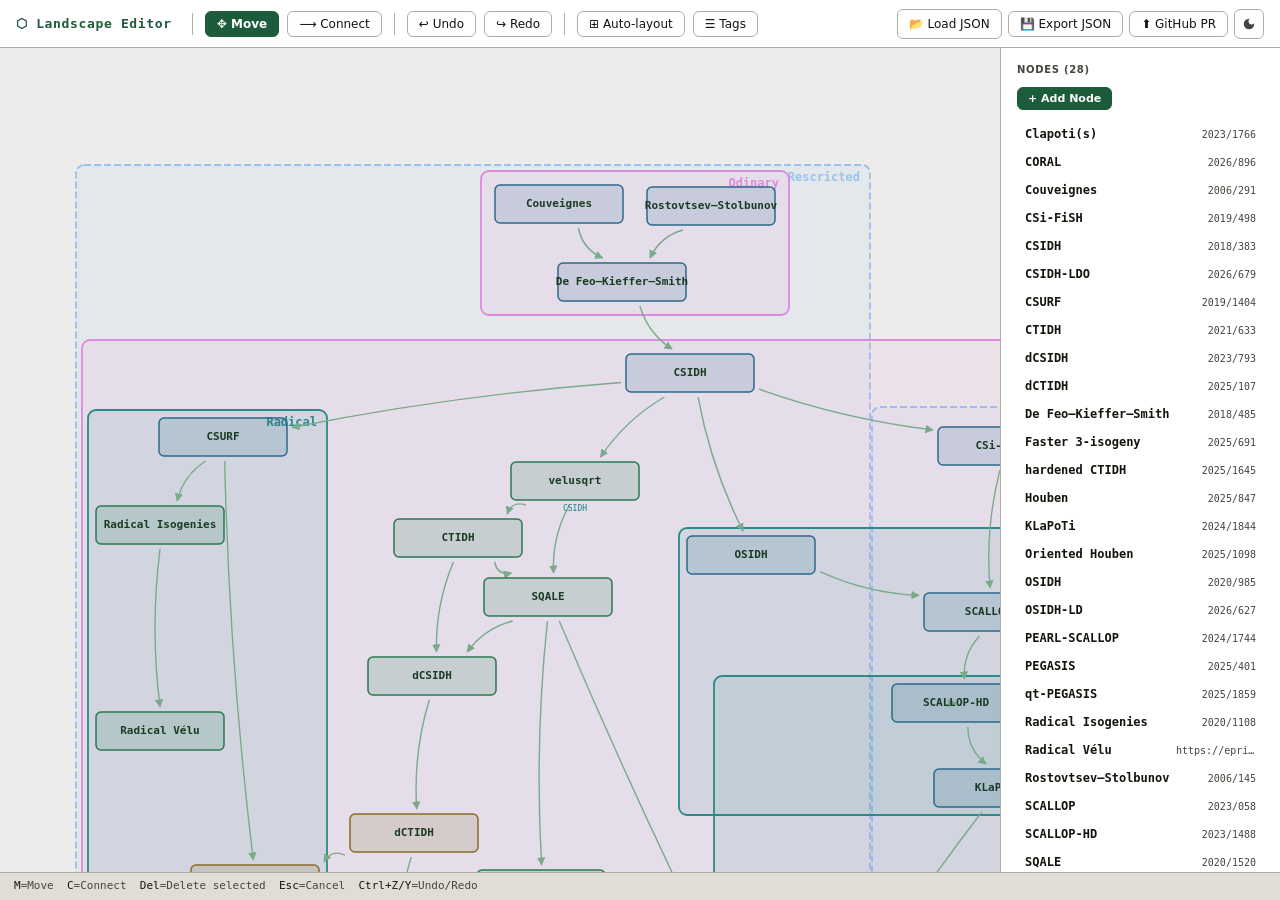
<file: editor.html>
<!DOCTYPE html>
<html lang="en">
<head>
<meta charset="UTF-8">
<meta name="viewport" content="width=device-width, initial-scale=1.0">
<title>Isogeny Hub — Landscape Editor</title>
<link rel="stylesheet" href="style.css">
<style>
/* ── Override body for editor layout ── */
html, body { height: 100%; overflow: hidden; }

/* ── App shell ── */
#app {
    display: flex;
    flex-direction: column;
    height: 100vh;
}

/* ── Topbar ── */
.topbar {
    display: flex;
    align-items: center;
    gap: 8px;
    padding: 6px 16px;
    background: var(--surface);
    border-bottom: 1px solid var(--border);
    flex-shrink: 0;
    flex-wrap: wrap;
    min-height: 48px;
}
.topbar-logo { font-family: var(--mono); font-size: 13px; font-weight: 600; color: var(--accent); letter-spacing:.05em; white-space:nowrap; margin-right: 8px; }
.topbar-sep  { width: 1px; height: 22px; background: var(--border); margin: 0 4px; flex-shrink: 0; }
.topbar-right { margin-left: auto; display: flex; gap: 6px; align-items: center; }

/* ── Mode buttons ── */
.mode-btn {
    padding: 5px 11px;
    border: 1px solid var(--border);
    border-radius: var(--r);
    background: var(--surface);
    color: var(--text);
    font-size: 12px;
    font-family: var(--sans);
    cursor: pointer;
    transition: all .15s;
    white-space: nowrap;
    display: flex; align-items: center; gap: 5px;
}
.mode-btn:hover { background: var(--surface2); }
.mode-btn.active { background: var(--accent); border-color: var(--accent); color: #fff; font-weight: 600; }
.mode-btn.danger:hover { background: var(--red, #c0392b); border-color: var(--red,#c0392b); color: #fff; }

/* ── Editor body ── */
.editor-body {
    display: flex;
    flex: 1;
    overflow: hidden;
}

/* ── Canvas ── */
.canvas-wrap {
    flex: 1;
    position: relative;
    overflow: hidden;
    background: var(--bg);
}
#graph-svg {
    display: block;
    width: 100%;
    height: 100%;
    touch-action: none;
}
#graph-svg.mode-move    { cursor: default; }
#graph-svg.mode-connect { cursor: crosshair; }
#graph-svg.mode-pan     { cursor: grab; }
#graph-svg.dragging-canvas { cursor: grabbing !important; }
#graph-svg.dragging-node   { cursor: grabbing !important; }

/* Connect line preview */
#connect-preview { pointer-events: none; }

/* ── Status bar ── */
.statusbar {
    height: 28px;
    background: var(--surface2);
    border-top: 1px solid var(--border);
    padding: 0 14px;
    display: flex;
    align-items: center;
    gap: 16px;
    font-size: 11px;
    color: var(--muted);
    flex-shrink: 0;
    font-family: var(--mono);
}
.statusbar-key { color: var(--text); }

/* ── Side panel ── */
.side-panel {
    width: 280px;
    min-width: 240px;
    background: var(--surface);
    border-left: 1px solid var(--border);
    display: flex;
    flex-direction: column;
    overflow: hidden;
    flex-shrink: 0;
}
.panel-section {
    padding: 14px 16px;
    border-bottom: 1px solid var(--border);
}
.panel-section-title {
    font-size: 10px;
    font-weight: 700;
    text-transform: uppercase;
    letter-spacing: .07em;
    color: var(--muted);
    margin-bottom: 10px;
}
.panel-scroll { overflow-y: auto; flex: 1; }

/* Form elements */
.field { margin-bottom: 10px; }
.field label { display: block; font-size: 11px; font-weight: 600; color: var(--muted); margin-bottom: 3px; text-transform: uppercase; letter-spacing:.04em; }
.field input, .field textarea, .field select {
    width: 100%;
    padding: 5px 8px;
    background: var(--bg);
    border: 1px solid var(--border);
    border-radius: var(--r);
    color: var(--text);
    font-size: 12px;
    font-family: var(--mono);
    transition: border-color .15s;
}
.field input:focus, .field textarea:focus {
    outline: none;
    border-color: var(--accent);
}
.field textarea { resize: vertical; min-height: 48px; }
.field .hint { font-size: 10px; color: var(--muted); margin-top: 2px; }
.checkbox-row { display: flex; align-items: center; gap: 7px; font-size: 12px; cursor: pointer; margin-bottom: 6px; }
.checkbox-row input[type=checkbox] { accent-color: var(--accent); width: 14px; height: 14px; cursor: pointer; }

/* Tag checkboxes */
.tag-checks { display: flex; flex-wrap: wrap; gap: 5px; margin-top: 4px; }
.tag-check {
    display: flex; align-items: center; gap: 4px;
    padding: 3px 8px;
    border: 1px solid var(--border);
    border-radius: 20px;
    font-size: 11px;
    cursor: pointer;
    transition: all .15s;
    background: var(--surface);
    color: var(--muted);
    font-family: var(--mono);
}
.tag-check.checked { background: var(--accent); border-color: var(--accent); color: #fff; }
.tag-check input { display: none; }

/* Node list */
.node-list { list-style: none; padding: 0; margin: 0; }
.node-list li {
    display: flex; align-items: center; gap: 6px;
    padding: 5px 8px;
    border-radius: var(--r);
    font-size: 12px;
    cursor: pointer;
    transition: background .1s;
}
.node-list li:hover { background: var(--surface2); }
.node-list li.selected { background: var(--accent-light); }
.node-list-name { font-family: var(--mono); font-weight: 600; flex: 1; color: var(--text); white-space: nowrap; overflow: hidden; text-overflow: ellipsis; }
.node-list-id   { font-size: 10px; color: var(--muted); font-family: var(--mono); white-space: nowrap; overflow: hidden; text-overflow: ellipsis; max-width: 80px; }

/* Tags manager */
.tag-row {
    display: flex; align-items: center; gap: 6px;
    padding: 5px 0;
    border-bottom: 1px solid var(--border);
}
.tag-row:last-child { border-bottom: none; }
.tag-label-text { font-family: var(--mono); font-size: 12px; flex: 1; color: var(--text); }
.tag-order-text { font-size: 11px; color: var(--muted); }

/* ── Modal ── */
.modal-overlay {
    position: fixed; inset: 0;
    background: rgba(0,0,0,.55);
    backdrop-filter: blur(2px);
    z-index: 200;
    display: flex; align-items: center; justify-content: center;
    padding: 20px;
}
.modal-box {
    background: var(--surface);
    border: 1px solid var(--border);
    border-radius: 10px;
    box-shadow: 0 12px 44px rgba(0,0,0,.22);
    max-width: 500px; width: 100%;
    max-height: 85vh; overflow-y: auto;
    position: relative;
}
.modal-header {
    padding: 18px 20px 14px;
    border-bottom: 1px solid var(--border);
    display: flex; align-items: center; justify-content: space-between;
}
.modal-title { font-family: var(--mono); font-size: 15px; font-weight: 600; }
.modal-close { background: none; border: none; cursor: pointer; color: var(--muted); font-size: 20px; padding: 2px 6px; border-radius: 4px; }
.modal-close:hover { background: var(--surface2); }
.modal-body { padding: 18px 20px; }
.modal-footer { padding: 12px 20px; border-top: 1px solid var(--border); display: flex; justify-content: flex-end; gap: 8px; }

/* ── Buttons ── */
.btn { padding: 6px 14px; border-radius: var(--r); font-size: 13px; font-family: var(--sans); cursor: pointer; transition: all .15s; border: 1px solid var(--border); background: var(--surface); color: var(--text); }
.btn:hover { background: var(--surface2); }
.btn-primary { background: var(--accent); border-color: var(--accent); color: #fff; font-weight: 600; }
.btn-primary:hover { background: var(--accent-h); }
.btn-danger  { background: #c0392b; border-color: #c0392b; color: #fff; font-weight: 600; }
.btn-danger:hover  { background: #a93226; }
.btn-sm { padding: 4px 10px; font-size: 11px; }
.btn-icon { padding: 4px 7px; font-size: 14px; line-height: 1; min-width: 26px; text-align: center; }

/* ── Uncertain badge in list ── */
.badge-uncertain { font-size: 9px; color: #c44d8a; font-weight: 700; }

/* ── Edge info panel ── */
.edge-info {
    padding: 12px 16px;
    font-size: 12px;
}
.edge-arrow { font-family: var(--mono); font-size: 13px; color: var(--accent); margin: 6px 0 12px; }

/* ── Empty state ── */
.empty-state { padding: 24px 16px; font-size: 12px; color: var(--muted); text-align: center; line-height: 1.6; }

/* ── Icon buttons ── */
.icon-btn { background: none; border: 1px solid var(--border); border-radius: var(--r); padding: 5px; cursor: pointer; color: var(--muted); display: flex; align-items: center; width: 30px; height: 30px; justify-content: center; transition: all .15s; }
.icon-btn:hover { background: var(--surface2); color: var(--text); }
.icon-btn svg { width: 14px; height: 14px; fill: currentColor; }

@media (max-width: 640px) {
    .side-panel { display: none; }
}
</style>
</head>
<body>
<div id="app">

<!-- ══ TOP BAR ══ -->
<div class="topbar">
    <span class="topbar-logo">⬡ Landscape Editor</span>
    <div class="topbar-sep"></div>

    <!-- Mode buttons -->
    <button class="mode-btn active" id="btn-move"    title="M">✥ Move</button>
    <button class="mode-btn"        id="btn-connect" title="C">⟶ Connect</button>

    <div class="topbar-sep"></div>

    <button class="mode-btn" id="btn-undo" title="Ctrl+Z">↩ Undo</button>
    <button class="mode-btn" id="btn-redo" title="Ctrl+Y">↪ Redo</button>

    <div class="topbar-sep"></div>

    <button class="mode-btn" id="btn-autolayout">⊞ Auto-layout</button>
    <button class="mode-btn" id="btn-tags">☰ Tags</button>

    <div class="topbar-right">
        <label class="mode-btn" title="Load JSON file" style="cursor:pointer">
            📂 Load JSON <input type="file" id="file-input" accept=".json" style="display:none">
        </label>
        <button class="mode-btn" id="btn-export">💾 Export JSON</button>
        <button class="mode-btn" id="btn-github" title="Propose changes via GitHub PR">⬆ GitHub PR</button>
        <button class="icon-btn" id="btn-theme">
            <svg id="i-sun" viewBox="0 0 24 24" style="display:none"><path d="M12 7a5 5 0 1 0 0 10A5 5 0 0 0 12 7zM2 13h2c.55 0 1-.45 1-1s-.45-1-1-1H2c-.55 0-1 .45-1 1s.45 1 1 1zm18 0h2c.55 0 1-.45 1-1s-.45-1-1-1h-2c-.55 0-1 .45-1 1s.45 1 1 1zM11 2v2c0 .55.45 1 1 1s1-.45 1-1V2c0-.55-.45-1-1-1s-1 .45-1 1zm0 18v2c0 .55.45 1 1 1s1-.45 1-1v-2c0-.55-.45-1-1-1s-1 .45-1 1zM5.99 4.58a1 1 0 0 0-1.41 1.41l1.06 1.06a1 1 0 1 0 1.41-1.41L5.99 4.58zm12.37 12.37a1 1 0 0 0-1.41 1.41l1.06 1.06a1 1 0 1 0 1.41-1.41l-1.06-1.06zm1.06-12.37-1.06 1.06a1 1 0 1 0 1.41 1.41l1.06-1.06a1 1 0 0 0-1.41-1.41zM7.05 18.36l-1.06 1.06a1 1 0 1 0 1.41 1.41l1.06-1.06a1 1 0 0 0-1.41-1.41z"/></svg>
            <svg id="i-moon" viewBox="0 0 24 24"><path d="M12 3a9 9 0 1 0 9 9c0-.46-.04-.92-.1-1.36a5.389 5.389 0 0 1-4.4 2.26 5.403 5.403 0 0 1-3.14-9.8A9.028 9.028 0 0 0 12 3z"/></svg>
        </button>
    </div>
</div>

<!-- ══ EDITOR BODY ══ -->
<div class="editor-body">

    <!-- Canvas -->
    <div class="canvas-wrap" id="canvas-wrap">
        <svg id="graph-svg" class="mode-move" xmlns="http://www.w3.org/2000/svg">
            <defs>
                <marker id="arr" viewBox="0 0 10 10" refX="9" refY="5" markerWidth="6" markerHeight="6" orient="auto-start-reverse">
                    <path id="arr-path" d="M0,0 L10,5 L0,10 z"/>
                </marker>
                <marker id="arr-sel" viewBox="0 0 10 10" refX="9" refY="5" markerWidth="6" markerHeight="6" orient="auto-start-reverse">
                    <path d="M0,0 L10,5 L0,10 z" fill="#f59e0b"/>
                </marker>
                <marker id="arr-prev" viewBox="0 0 10 10" refX="9" refY="5" markerWidth="6" markerHeight="6" orient="auto-start-reverse">
                    <path d="M0,0 L10,5 L0,10 z" fill="#5cc98a" opacity=".6"/>
                </marker>
            </defs>
            <g id="root">
                <g id="layer-regions"></g>
                <g id="layer-edges"></g>
                <g id="layer-nodes"></g>
            </g>
            <!-- connect preview line -->
            <line id="connect-preview" x1="0" y1="0" x2="0" y2="0"
                  stroke="#5cc98a" stroke-width="1.5" stroke-dasharray="6,3"
                  marker-end="url(#arr-prev)" opacity="0" pointer-events="none"/>
        </svg>
    </div>

    <!-- Side panel -->
    <div class="side-panel" id="side-panel">
        <div class="panel-scroll" id="panel-content">
            <!-- filled by JS -->
        </div>
    </div>
</div>

<!-- ══ STATUS BAR ══ -->
<div class="statusbar">
    <span id="status-mode"><span class="statusbar-key">M</span>=Move&nbsp; <span class="statusbar-key">C</span>=Connect&nbsp; <span class="statusbar-key">Del</span>=Delete selected&nbsp; <span class="statusbar-key">Esc</span>=Cancel&nbsp; <span class="statusbar-key">Ctrl+Z/Y</span>=Undo/Redo</span>
    <span id="status-info" style="margin-left:auto"></span>
</div>

<!-- ══ MODALS ══ -->
<!-- Add/Edit Node -->
<div class="modal-overlay" id="modal-node" style="display:none">
    <div class="modal-box">
        <div class="modal-header">
            <span class="modal-title" id="modal-node-title">Add Node</span>
            <button class="modal-close" onclick="closeModal('modal-node')">✕</button>
        </div>
        <div class="modal-body">
            <div class="field">
                <label>ePrint ID <span style="color:var(--muted);font-weight:400">(YYYY/NNNN or noprint/name)</span></label>
                <input type="text" id="nf-id" placeholder="e.g. 2024/1234">
                <div class="hint">Used as unique key — cannot be changed after adding.</div>
            </div>
            <div class="field">
                <label>Display Name</label>
                <input type="text" id="nf-name" placeholder="e.g. CSIDH">
                <div class="hint">Use \n for a line break inside the node box.</div>
            </div>
            <div class="field">
                <label>ePrint URL <span style="color:var(--muted);font-weight:400">(leave blank if unknown)</span></label>
                <input type="url" id="nf-eprint" placeholder="https://eprint.iacr.org/...">
            </div>
            <div class="field">
                <label>Flavours <span style="color:var(--muted);font-weight:400">(comma-separated, optional)</span></label>
                <input type="text" id="nf-flavours" placeholder="e.g. CTIDH, dCTIDH">
            </div>
            <div class="field">
                <label>Tags / Categories</label>
                <div class="tag-checks" id="nf-tags"></div>
            </div>
            <div class="field">
                <label>Depends on <span style="color:var(--muted);font-weight:400">(comma-separated IDs)</span></label>
                <textarea id="nf-depends" placeholder="e.g. 2018/383, 2021/633" rows="2"></textarea>
            </div>
            <label class="checkbox-row">
                <input type="checkbox" id="nf-uncertain">
                Mark as <strong>uncertain</strong> (ePrint ID unverified)
            </label>
        </div>
        <div class="modal-footer">
            <button class="btn" onclick="closeModal('modal-node')">Cancel</button>
            <button class="btn btn-primary" id="nf-submit">Add Node</button>
        </div>
    </div>
</div>

<!-- Tags manager -->
<div class="modal-overlay" id="modal-tags" style="display:none">
    <div class="modal-box" style="max-width:640px">
        <div class="modal-header">
            <span class="modal-title">Manage Tags / Regions</span>
            <button class="modal-close" onclick="closeModal('modal-tags')">✕</button>
        </div>
        <div class="modal-body">
            <p style="font-size:12px;color:var(--muted);margin-bottom:14px">Tags define the region boxes drawn around nodes. <br><strong>Draw order:</strong> lower = drawn first (larger/outer box). Regions with draw_order > 2 use a dashed border.</p>
            <div id="tags-list"></div>
            <hr style="border:none;border-top:1px solid var(--border);margin:14px 0">
            <p class="panel-section-title">Add new tag</p>
            <div style="display:grid;grid-template-columns:1fr 80px 80px;gap:8px;align-items:end">
                <div class="field" style="margin:0">
                    <label>ID (no spaces)</label>
                    <input type="text" id="nt-id" placeholder="e.g. hd">
                </div>
                <div class="field" style="margin:0">
                    <label>Label</label>
                    <input type="text" id="nt-label" placeholder="HD">
                </div>
                <div class="field" style="margin:0">
                    <label>Order</label>
                    <input type="number" id="nt-order" value="3" min="1" max="9">
                </div>
            </div>
            <button class="btn btn-primary btn-sm" id="nt-add" style="margin-top:10px">Add Tag</button>
        </div>
        <div class="modal-footer">
            <button class="btn btn-primary" onclick="closeModal('modal-tags')">Done</button>
        </div>
    </div>
</div>

<!-- Node Types manager -->
<div class="modal-overlay" id="modal-types" style="display:none">
    <div class="modal-box" style="max-width:480px">
        <div class="modal-header">
            <span class="modal-title">Manage Node Types</span>
            <button class="modal-close" onclick="closeModal('modal-types')">✕</button>
        </div>
        <div class="modal-body">
            <p style="font-size:12px;color:var(--muted);margin-bottom:14px">Node types determine the fill colour of each node. Assign a type to a node in its edit panel.</p>
            <div id="types-list"></div>
            <hr style="border:none;border-top:1px solid var(--border);margin:14px 0">
            <p class="panel-section-title">Add new type</p>
            <div style="display:grid;grid-template-columns:1fr 1fr 40px;gap:8px;align-items:end">
                <div class="field" style="margin:0">
                    <label>ID (no spaces)</label>
                    <input type="text" id="ntype-id" placeholder="e.g. implementation">
                </div>
                <div class="field" style="margin:0">
                    <label>Label</label>
                    <input type="text" id="ntype-label" placeholder="Implementation">
                </div>
                <div class="field" style="margin:0">
                    <label>Color</label>
                    <input type="color" id="ntype-color" value="#2a6a8a" style="width:40px;height:34px;padding:2px;border:1px solid var(--border);border-radius:4px;cursor:pointer">
                </div>
            </div>
            <button class="btn btn-primary btn-sm" id="ntype-add" style="margin-top:10px">Add Type</button>
        </div>
        <div class="modal-footer">
            <button class="btn btn-primary" onclick="closeModal('modal-types')">Done</button>
        </div>
    </div>
</div>

<!-- Export JSON -->
<div class="modal-overlay" id="modal-export" style="display:none">
    <div class="modal-box" style="max-width:600px">
        <div class="modal-header">
            <span class="modal-title">Export JSON</span>
            <button class="modal-close" onclick="closeModal('modal-export')">✕</button>
        </div>
        <div class="modal-body">
            <label class="checkbox-row" style="margin-bottom:12px">
                <input type="checkbox" id="exp-positions" checked>
                Include node positions (<code>_pos</code>) — viewer uses these if present, otherwise auto-layouts
            </label>
            <textarea id="exp-preview" style="width:100%;height:260px;font-family:var(--mono);font-size:11px;padding:8px;background:var(--bg);border:1px solid var(--border);border-radius:var(--r);color:var(--text);resize:none" readonly></textarea>
        </div>
        <div class="modal-footer">
            <button class="btn" onclick="closeModal('modal-export')">Cancel</button>
            <button class="btn btn-primary" id="btn-download">⬇ Download landscape_data.json</button>
        </div>
    </div>
</div>

<script src="editor.js" defer></script>
</body>
</html>
</file>
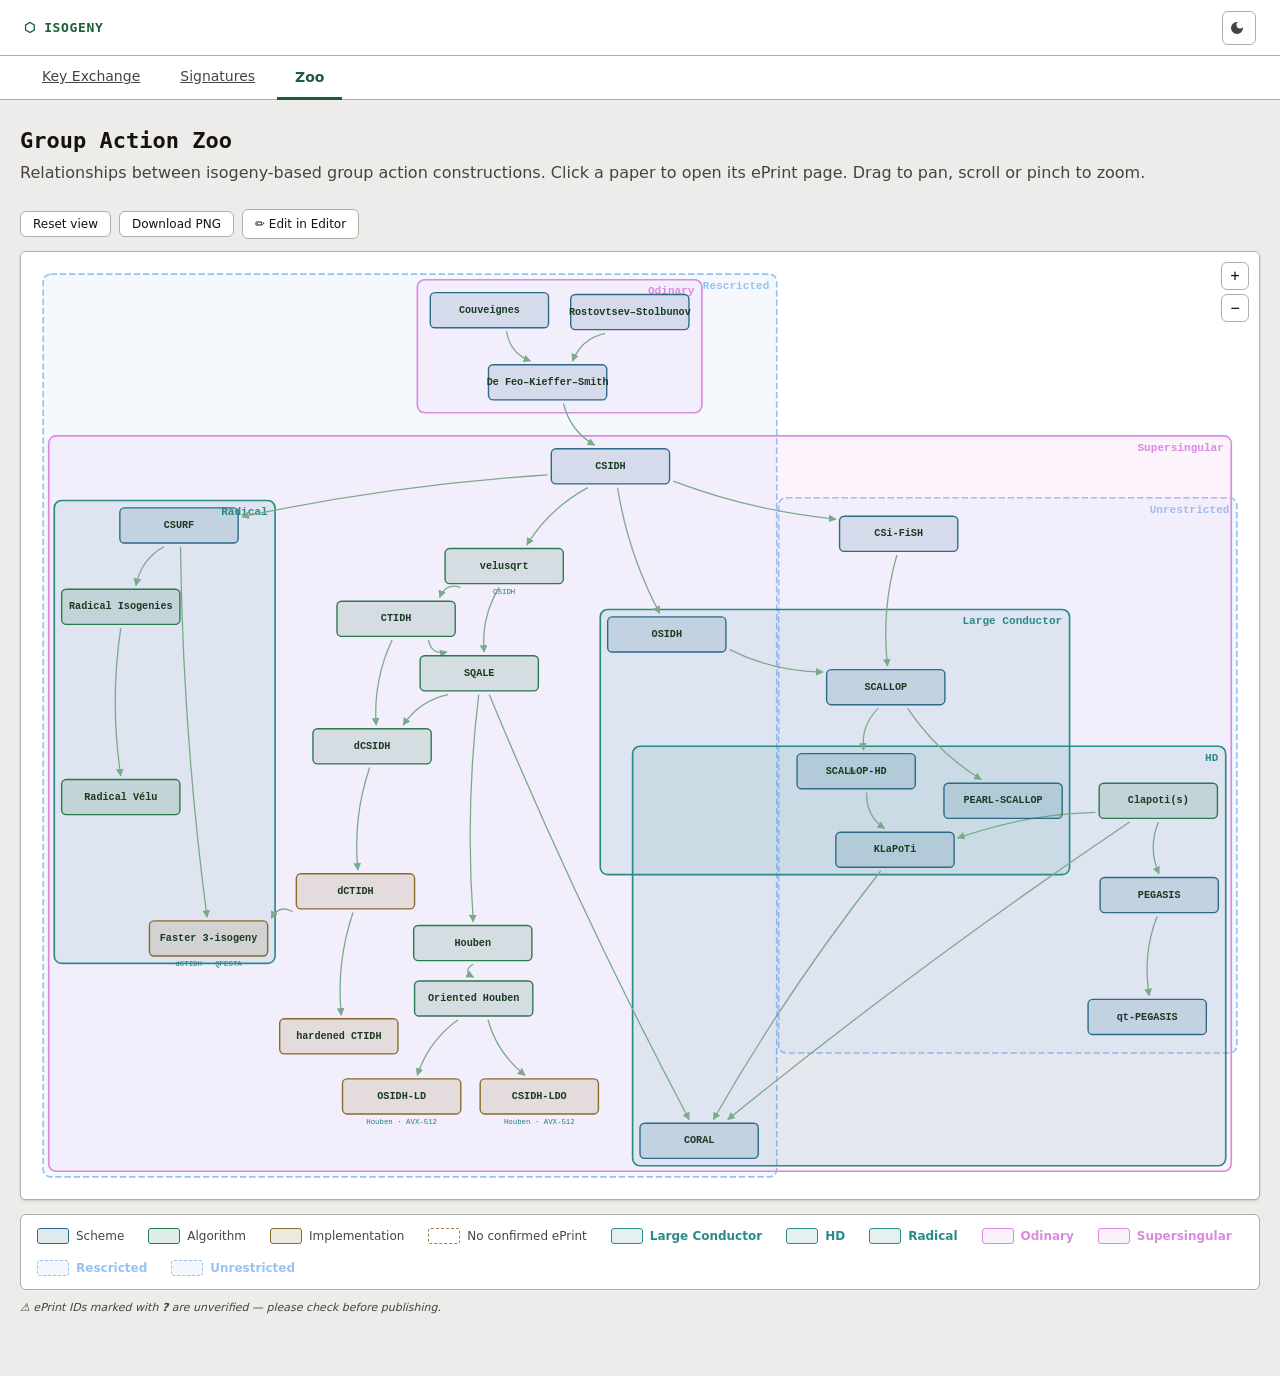
<file: landscape.html>
<!DOCTYPE html>
<html lang="en">
<head>
    <meta charset="UTF-8">
    <meta name="viewport" content="width=device-width, initial-scale=1.0">
    <title>Isogeny - Group Action Zoo</title>
    <link rel="stylesheet" href="style.css">
    <style>
        /* ── Graph container ── */
        #graph-outer {
            position: relative;
            width: 100%;
            border: 1px solid var(--border);
            border-radius: var(--r);
            background: var(--surface);
            box-shadow: var(--shadow);
            overflow: hidden;
            touch-action: none;
        }

        #graph-svg {
            display: block;
            width: 100%;
            height: auto;
            cursor: grab;
            user-select: none;
        }
        #graph-svg.dragging { cursor: grabbing; }

        /* ── Toolbar above graph ── */
        .graph-toolbar {
            display: flex;
            align-items: center;
            gap: 8px;
            margin-bottom: 12px;
            flex-wrap: wrap;
        }

        /* ── Zoom controls (inside graph) ── */
        .zoom-controls {
            position: absolute;
            top: 10px;
            right: 10px;
            display: flex;
            flex-direction: column;
            gap: 4px;
            z-index: 10;
        }
        .zoom-btn {
            width: 28px; height: 28px;
            background: var(--surface);
            border: 1px solid var(--border);
            border-radius: var(--r);
            color: var(--text);
            font-size: 15px;
            cursor: pointer;
            display: flex; align-items: center; justify-content: center;
            transition: background .15s;
            font-family: var(--mono);
        }
        .zoom-btn:hover { background: var(--surface2); }

        /* ── Tooltip ── */
        #tooltip {
            position: absolute;
            background: var(--surface);
            border: 1px solid var(--border);
            border-radius: var(--r);
            padding: 8px 12px;
            font-size: 12px;
            pointer-events: none;
            opacity: 0;
            transition: opacity .12s;
            max-width: 200px;
            box-shadow: var(--shadow-lg);
            z-index: 20;
        }
        #tooltip.show { opacity: 1; }
        .tt-name  { font-family: var(--mono); font-weight: 600; color: var(--accent); margin-bottom: 2px; }
        .tt-id    { font-size: 10px; color: var(--muted); }
        .tt-hint  { font-size: 10px; color: var(--muted); margin-top: 4px; font-style: italic; }

        /* ── Legend ── */
        .legend {
            display: flex;
            flex-wrap: wrap;
            gap: 14px 24px;
            margin-top: 14px;
            font-size: 12px;
            color: var(--muted);
            padding: 12px 16px;
            background: var(--surface);
            border: 1px solid var(--border);
            border-radius: var(--r);
        }
        .legend-item { display: flex; align-items: center; gap: 7px; }
        .l-swatch    { width: 32px; height: 16px; border-radius: 3px; border: 1.5px solid; flex-shrink: 0; }

        /* ── Uncertain warning ── */
        .uncertain-note {
            margin-top: 10px;
            font-size: 11px;
            color: var(--muted);
            font-style: italic;
        }
    </style>
</head>
<body>
<div id="page">

    <header>
        <div class="header-inner">
            <span class="logo">⬡ Isogeny</span>
            <button class="icon-btn" id="theme-btn" title="Toggle theme">
                <svg id="i-sun" viewBox="0 0 24 24" style="display:none"><path d="M12 7a5 5 0 1 0 0 10A5 5 0 0 0 12 7zM2 13h2c.55 0 1-.45 1-1s-.45-1-1-1H2c-.55 0-1 .45-1 1s.45 1 1 1zm18 0h2c.55 0 1-.45 1-1s-.45-1-1-1h-2c-.55 0-1 .45-1 1s.45 1 1 1zM11 2v2c0 .55.45 1 1 1s1-.45 1-1V2c0-.55-.45-1-1-1s-1 .45-1 1zm0 18v2c0 .55.45 1 1 1s1-.45 1-1v-2c0-.55-.45-1-1-1s-1 .45-1 1zM5.99 4.58a1 1 0 0 0-1.41 1.41l1.06 1.06a1 1 0 1 0 1.41-1.41L5.99 4.58zm12.37 12.37a1 1 0 0 0-1.41 1.41l1.06 1.06a1 1 0 1 0 1.41-1.41l-1.06-1.06zm1.06-12.37-1.06 1.06a1 1 0 1 0 1.41 1.41l1.06-1.06a1 1 0 0 0-1.41-1.41zM7.05 18.36l-1.06 1.06a1 1 0 1 0 1.41 1.41l1.06-1.06a1 1 0 0 0-1.41-1.41z"/></svg>
                <svg id="i-moon" viewBox="0 0 24 24"><path d="M12 3a9 9 0 1 0 9 9c0-.46-.04-.92-.1-1.36a5.389 5.389 0 0 1-4.4 2.26 5.403 5.403 0 0 1-3.14-9.8A9.028 9.028 0 0 0 12 3z"/></svg>
            </button>
        </div>
    </header>

    <nav class="scheme-tabbar">
        <div class="scheme-tabbar-inner">
            <a href="index.html#nike" class="scheme-tab">Key Exchange</a>
            <a href="index.html#sig"  class="scheme-tab">Signatures</a>
            <button class="scheme-tab active">Zoo</button>
        </div>
    </nav>

    <main>
        <h1 class="page-title">Group Action Zoo</h1>
        <p class="page-sub">Relationships between isogeny-based group action constructions. Click a paper to open its ePrint page. Drag to pan, scroll or pinch to zoom.</p>

        <div class="graph-toolbar">
            <button class="btn-sm" id="btn-reset">Reset view</button>
            <button class="btn-sm" id="btn-png">Download PNG</button>
            <a href="editor.html" class="btn-sm" style="text-decoration:none">✏ Edit in Editor</a>
        </div>

        <div id="graph-outer">
            <svg id="graph-svg" xmlns="http://www.w3.org/2000/svg"></svg>
            <div class="zoom-controls">
                <button class="zoom-btn" id="btn-zin">+</button>
                <button class="zoom-btn" id="btn-zout">−</button>
            </div>
            <div id="tooltip"></div>
        </div>

        <div class="legend" id="legend"></div>
        <p class="uncertain-note">⚠ ePrint IDs marked with <strong>?</strong> are unverified — please check before publishing.</p>
    </main>
</div>

<script src="landscape.js" defer></script>
</body>
</html>
</file>
<file: style.css>
/* ═══════════════════════════════════════════
   Isogeny Hub — Benchmarks
   style.css
═══════════════════════════════════════════ */

/* ── Design tokens ── */
:root {
    --bg:           #edecea;
    --surface:      #ffffff;
    --surface2:     #e0ddd6;
    --border:       #b0ada4;
    --text:         #16130d;
    --muted:        #47443d;
    --accent:       #1c5c3b;
    --accent-h:     #123d27;
    --accent-light: #bfe8cd;
    --accent-dim:   #8fd4ac;
    --mono:         ui-monospace, 'Cascadia Code', 'Source Code Pro', Menlo, Consolas, 'DejaVu Sans Mono', monospace;
    --sans:         system-ui, -apple-system, BlinkMacSystemFont, 'Segoe UI', Roboto, 'Helvetica Neue', Arial, sans-serif;
    --r:            6px;
    --shadow:       0 1px 3px rgba(0,0,0,.10), 0 1px 2px rgba(0,0,0,.06);
    --shadow-lg:    0 12px 44px rgba(0,0,0,.20);
}

[data-theme="dark"] {
    --bg:           #0b0b09;
    --surface:      #171714;
    --surface2:     #21211d;
    --border:       #45443e;
    --text:         #f0ece2;
    --muted:        #a09c92;
    --accent:       #5cc98a;
    --accent-h:     #7dd9a2;
    --accent-light: #172e21;
    --accent-dim:   #265c3d;
}

/* ── Reset ── */
*, *::before, *::after { box-sizing: border-box; margin: 0; padding: 0; }
html { scroll-behavior: smooth; }

body {
    font-family: var(--sans);
    background: var(--bg);
    color: var(--text);
    font-size: 14px;
    line-height: 1.5;
    transition: background .2s, color .2s;
    min-height: 100vh;
}

/* ── Header ── */
header {
    background: var(--surface);
    border-bottom: 1px solid var(--border);
    position: sticky;
    top: 0;
    z-index: 100;
    height: 56px;
}

.header-inner {
    max-width: 1320px;
    margin: 0 auto;
    padding: 0 24px;
    height: 100%;
    display: flex;
    align-items: center;
    gap: 16px;
}

.logo {
    font-family: var(--mono);
    font-size: 13px;
    font-weight: 600;
    color: var(--accent);
    letter-spacing: .05em;
    text-transform: uppercase;
}

.header-spacer { flex: 1; }

.icon-btn {
    background: none;
    border: 1px solid var(--border);
    border-radius: var(--r);
    padding: 6px;
    cursor: pointer;
    color: var(--muted);
    display: flex;
    align-items: center;
    transition: background .15s, color .15s;
    width: 34px;
    height: 34px;
    margin-left: auto;
}
.icon-btn:hover { background: var(--surface2); color: var(--text); }
.icon-btn svg   { width: 16px; height: 16px; fill: currentColor; }

/* ── Main layout ── */
main {
    max-width: 1320px;
    margin: 0 auto;
    padding: 24px 20px 60px;
}

.page-title {
    font-family: var(--mono);
    font-size: 22px;
    font-weight: 600;
    margin-bottom: 4px;
}

.page-sub {
    font-size: 16px;
    color: var(--muted);
    margin-bottom: 24px;
    font-weight: 450;
}

/* ── Tabs ── */
.tabs {
    display: flex;
    border-bottom: 1px solid var(--border);
    margin-bottom: 20px;
}

.tab-btn {
    background: none;
    border: none;
    padding: 10px 18px;
    font-family: var(--sans);
    font-size: 13px;
    color: var(--muted);
    cursor: pointer;
    border-bottom: 2px solid transparent;
    margin-bottom: -1px;
    transition: color .15s;
}
.tab-btn.active          { color: var(--accent); font-weight: 600; border-bottom-color: var(--accent); }
.tab-btn:hover:not(.active) { color: var(--text); }

/* ── Small button ── */
.btn-sm {
    padding: 5px 12px;
    border: 1px solid var(--border);
    border-radius: var(--r);
    background: var(--surface);
    color: var(--text);
    font-size: 12px;
    cursor: pointer;
    transition: background .15s;
    font-family: var(--sans);
    white-space: nowrap;
}
.btn-sm:hover  { background: var(--surface2); }
.btn-sm.active { background: var(--accent); border-color: var(--accent); color: #fff; font-weight: 600; }

/* ── Primary button / link ── */
.btn-primary {
    padding: 8px 18px;
    background: var(--accent);
    color: #fff;
    border: none;
    border-radius: var(--r);
    font-size: 13px;
    font-weight: 600;
    cursor: pointer;
    text-decoration: none;
    display: inline-block;
    transition: background .15s;
}
.btn-primary:hover { background: var(--accent-h); }

/* ── Toolbar ── */
.toolbar {
    display: flex;
    align-items: center;
    gap: 8px;
    margin-bottom: 16px;
    flex-wrap: wrap;
}
.toolbar-lbl { font-size: 12px; color: var(--muted); white-space: nowrap; }

/* ── Filter panel ── */
.filter-panel {
    background: var(--surface);
    border: 1px solid var(--border);
    border-radius: var(--r);
    margin-bottom: 16px;
    overflow: hidden;
}

.fp-hd {
    display: flex;
    align-items: center;
    gap: 8px;
    padding: 10px 16px;
    cursor: pointer;
    font-size: 11px;
    font-weight: 600;
    color: var(--muted);
    text-transform: uppercase;
    letter-spacing: .06em;
    transition: background .15s;
}
.fp-hd:hover                  { background: var(--surface2); }
.filter-panel.open .fp-hd     { border-bottom: 1px solid var(--border); }

.fp-arrow { margin-left: auto; transition: transform .2s; display: inline-block; }
.filter-panel.open .fp-arrow  { transform: rotate(180deg); }

.fp-body {
    padding: 16px;
    display: flex;
    flex-direction: column;
    gap: 12px;
}

.fp-row {
    display: flex;
    align-items: flex-start;
    gap: 10px;
    flex-wrap: wrap;
}

.fp-lbl {
    font-size: 11px;
    color: var(--text);
    text-transform: uppercase;
    letter-spacing: .05em;
    min-width: 96px;
    padding-top: 4px;
}

.chips { display: flex; flex-wrap: wrap; gap: 6px; flex: 1; }

.chip {
    padding: 4px 10px;
    border: 1px solid var(--border);
    border-radius: 20px;
    background: var(--surface);
    color: var(--muted);
    font-size: 12px;
    cursor: pointer;
    transition: all .15s;
    font-family: var(--mono);
    white-space: nowrap;
}
.chip:hover  { border-color: var(--accent); color: var(--accent); }
.chip.active { background: var(--accent); border-color: var(--accent); color: #fff; font-weight: 600; }

.clear-lnk {
    font-size: 11px;
    color: var(--accent);
    cursor: pointer;
    padding-top: 4px;
    white-space: nowrap;
}
.clear-lnk:hover { text-decoration: underline; }

.fp-footer { display: flex; justify-content: flex-end; margin-top: 4px; }

/* ── Result count ── */
.result-meta {
    font-size: 12px;
    color: var(--muted);
    margin-bottom: 8px;
    font-family: var(--mono);
}

/* ═══════════════════════════════════════════
   RESPONSIVE TABLE
   Wide  (> 680px) → standard <table> layout
   Narrow (≤ 680px) → each <tr> becomes a
   labelled 2-column card grid
═══════════════════════════════════════════ */

.table-wrap {
    border: 1px solid var(--border);
    border-radius: var(--r);
    background: var(--surface);
    box-shadow: var(--shadow);
    overflow: hidden;
}

table { width: 100%; border-collapse: collapse; font-size: 13px; }

thead th {
    padding: 10px 14px;
    text-align: left;
    font-size: 11px;
    font-weight: 600;
    text-transform: uppercase;
    letter-spacing: .06em;
    color: var(--text);
    background: var(--surface2);
    border-bottom: 1px solid var(--border);
    white-space: nowrap;
}
thead th.sortable       { cursor: pointer; user-select: none; }
thead th.sortable:hover { color: var(--accent); }
thead th.sorted         { color: var(--accent); }

/* sort arrow glyph */
.sa { margin-left: 4px; font-size: 9px; }

tbody tr               { border-bottom: 1px solid var(--border); transition: background .1s; }
tbody tr:last-child    { border-bottom: none; }
tbody tr:hover         { background: var(--surface2); }
td                     { padding: 10px 14px; vertical-align: middle; }

/* ── Mobile: stacked card ── */
@media (max-width: 680px) {

    table thead  { display: none; }
    table, tbody { display: block; }

    tbody tr {
        display: grid;
        grid-template-columns: 1fr 1fr;
        column-gap: 14px;
        row-gap: 10px;
        padding: 14px;
        border-bottom: 2px solid var(--border);
    }
    tbody tr:last-child { border-bottom: none; }

    /* Each cell: label above, value below */
    td {
        display: flex;
        flex-direction: column;
        gap: 2px;
        padding: 0;
        vertical-align: unset;
    }
    td::before {
        content: attr(data-label);
        font-size: 9px;
        font-weight: 700;
        text-transform: uppercase;
        letter-spacing: .07em;
        color: var(--text);
        font-family: var(--sans);
    }

    /* Paper + Impl anchor the first row */
    td[data-label="Paper"]          { grid-column: 1; grid-row: 1; }
    td[data-label="Implementation"] { grid-column: 2; grid-row: 1; }

    /* Cycles spans full width */
    td[data-label="Cycles"] { grid-column: 1 / -1; }

    /* Detail columns hidden by default */
    td[data-label="NIST"],
    td[data-label="CT"],
    td[data-label="Det"],
    td[data-label="DF"],
    td[data-label="CT-Det-DF"] { display: none; }

    /* Separate desktop CT/Det/DF cells never show on mobile */
    td.desktop-only { display: none !important; }

    /* When .details is present, reveal NIST and the combined flags cell */
    tr.details td[data-label="NIST"] { display: flex; }

    tr.details td[data-label="CT-Det-DF"] {
        display: flex;
        flex-direction: column;
        grid-column: 1 / -1;
        gap: 4px;
    }

    .flags-row {
        display: flex;
        gap: 18px;
        flex-wrap: wrap;
    }

    .flag-item {
        display: flex;
        align-items: center;
        gap: 5px;
        font-size: 12px;
    }

    .flag-item .flag-lbl {
        font-size: 9px;
        font-weight: 700;
        text-transform: uppercase;
        letter-spacing: .07em;
        color: var(--text);
    }
}

/* Hide the mobile-only combined flags cell on wide screens */
@media (min-width: 681px) {
    td[data-label="CT-Det-DF"] { display: none !important; }
}

/* ── Cell components ── */
.paper-link {
    display: inline-block;
    color: var(--accent);
    cursor: pointer;
    font-family: var(--mono);
    font-size: 12px;
    font-weight: 600;
    padding: 3px 8px;
    border-radius: 4px;
    background: var(--accent-light);
    transition: background .15s;
    text-decoration: none;
    white-space: nowrap;
}
.paper-link:hover { background: var(--accent-dim); }

.impl-name { color: var(--text); }

.mono-num  { font-family: var(--mono); font-size: 12px; color: var(--text); }

.feat {
    display: inline-flex;
    align-items: center;
    justify-content: center;
    width: 22px;
    height: 22px;
    border-radius: 50%;
    font-size: 11px;
    font-weight: 700;
}
.feat.y { background: var(--accent-light); color: var(--accent); }
.feat.n { background: var(--surface2); color: var(--muted); }

.cycle-entry             { display: flex; align-items: center; gap: 6px; margin-bottom: 3px; }
.cycle-entry:last-child  { margin-bottom: 0; }

.platform-tag {
    font-family: var(--mono);
    font-size: 10px;
    padding: 2px 6px;
    border-radius: 3px;
    background: var(--accent-light);
    color: var(--accent);
    white-space: nowrap;
}

.ops-val { font-family: var(--mono); font-size: 12px; cursor: help; }

/* ── Per-paper section ── */
.paper-section { margin-bottom: 40px; }

.ps-hd {
    display: flex;
    align-items: baseline;
    gap: 14px;
    margin-bottom: 14px;
    padding-bottom: 10px;
    border-bottom: 1px solid var(--border);
    flex-wrap: wrap;
}

.ps-short { font-family: var(--mono); font-size: 16px; font-weight: 600; color: var(--accent); cursor: pointer; }
.ps-short:hover { text-decoration: underline; }
.ps-date  { font-size: 12px; color: var(--muted); }
.ps-auth  { font-size: 12px; color: var(--muted); font-style: italic; }

/* ── Modal ── */
.overlay {
    position: fixed;
    inset: 0;
    background: rgba(0,0,0,.5);
    backdrop-filter: blur(2px);
    z-index: 500;
    display: flex;
    align-items: center;
    justify-content: center;
    padding: 20px;
}

.modal {
    background: var(--surface);
    border: 1px solid var(--border);
    border-radius: 10px;
    box-shadow: var(--shadow-lg);
    max-width: 680px;
    width: 100%;
    max-height: 88vh;
    overflow-y: auto;
    position: relative;
    animation: modal-in .18s ease;
}

@keyframes modal-in {
    from { opacity: 0; transform: translateY(10px) scale(.97); }
}

.modal-inner { padding: 28px 32px; }

@media (max-width: 480px) {
    .modal-inner { padding: 20px 18px; }
}

.modal-close {
    position: absolute;
    top: 14px;
    right: 14px;
    background: none;
    border: none;
    cursor: pointer;
    color: var(--muted);
    font-size: 20px;
    line-height: 1;
    padding: 4px 8px;
    border-radius: 4px;
    transition: background .15s, color .15s;
}
.modal-close:hover { background: var(--surface2); color: var(--text); }

.modal-eprint  { font-family: var(--mono); font-size: 11px; color: var(--muted); margin-bottom: 6px; }
.modal-title   { font-size: 18px; font-weight: 600; margin-bottom: 8px; line-height: 1.4; }
.modal-authors { font-size: 13px; color: var(--muted); font-style: italic; margin-bottom: 18px; font-weight: 300; }

.modal-abs-lbl {
    font-size: 10px;
    text-transform: uppercase;
    letter-spacing: .08em;
    font-weight: 700;
    color: var(--text);
    margin-bottom: 8px;
}

.modal-abstract   { font-size: 13px; line-height: 1.75; color: var(--text); margin-bottom: 22px; }
.modal-abstract a { color: var(--accent); }

/* ── Misc ── */
.empty { text-align: center; padding: 60px 20px; color: var(--muted); font-size: 13px; }

/* Vue transition */
.fade-enter-active, .fade-leave-active { transition: opacity .18s; }
.fade-enter-from,   .fade-leave-to     { opacity: 0; }

/* ── Scheme tag pill (per-paper header) ── */
.ps-scheme-tag {
    font-family: var(--mono);
    font-size: 10px;
    font-weight: 600;
    padding: 2px 7px;
    border-radius: 3px;
    background: var(--surface2);
    color: var(--muted);
    border: 1px solid var(--border);
    text-transform: uppercase;
    letter-spacing: .04em;
}

/* ── Scheme tab-bar (sits between the sticky header and <main>) ── */
.scheme-tabbar {
    background: var(--surface);
    border-bottom: 1px solid var(--border);
    position: sticky;
    top: 56px;   /* matches header height */
    z-index: 99;
}

.scheme-tabbar-inner {
    max-width: 1320px;
    margin: 0 auto;
    padding: 0 24px;
    display: flex;
    gap: 4px;
}

.scheme-tab {
    background: none;
    border: none;
    border-bottom: 3px solid transparent;
    padding: 10px 18px;
    margin-bottom: -1px;
    font-family: var(--sans);
    font-size: 14px;
    font-weight: 400;
    color: var(--muted);
    cursor: pointer;
    transition: color .15s, border-color .15s;
    white-space: nowrap;
}
.scheme-tab:hover  { color: var(--text); }
.scheme-tab.active { color: var(--accent); font-weight: 600; border-bottom-color: var(--accent); }

/* ── Secondary view tabs (All / Per Paper) ── */
.tabs--secondary { margin-top: 0; }

@media (max-width: 480px) {
    .header-inner         { padding: 0 14px; }
    .scheme-tabbar-inner  { padding: 0 12px; }
    .scheme-tab           { padding: 10px 12px; font-size: 13px; }
}
</file>
